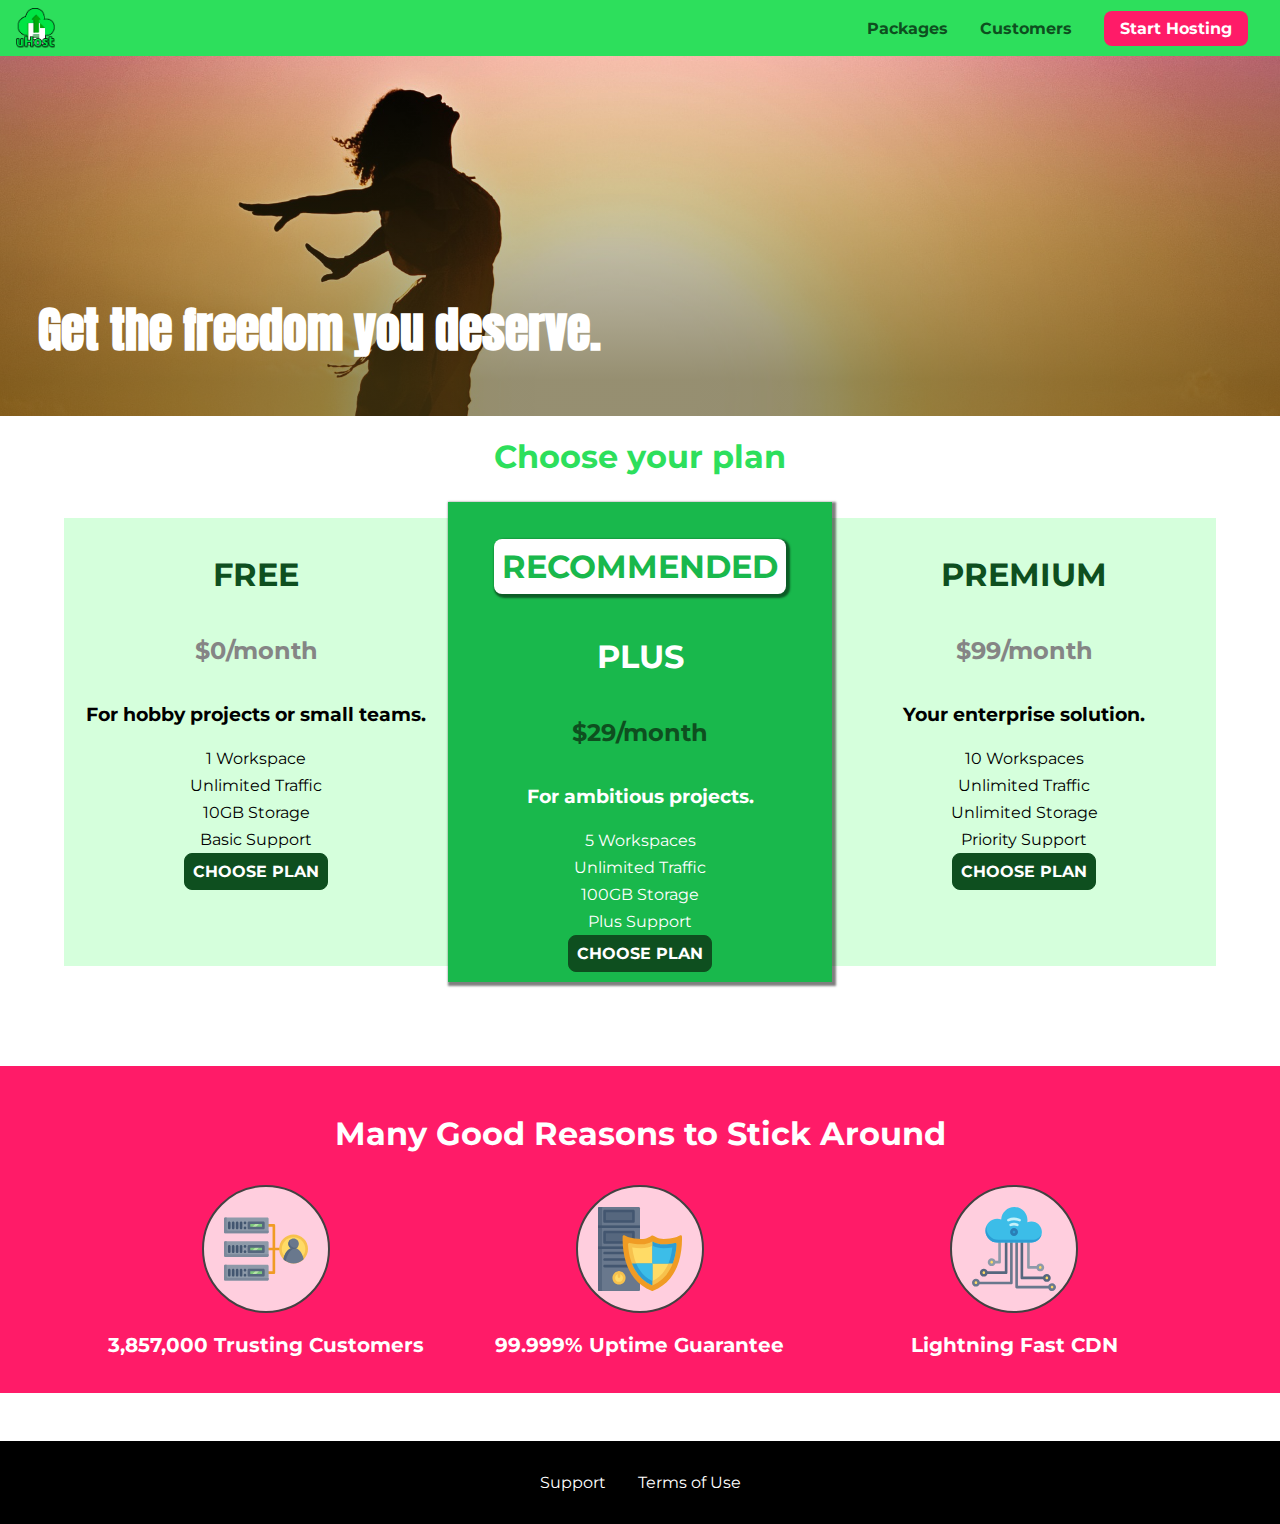
<file: index.html>
<!DOCTYPE html>
<html lang="en">

<head>
    <meta charset="UTF-8" />
    <meta http-equiv="X-UA-Compatible" content="ie=edge" />
    <meta name="viewport" content="width=device-width, initial-scale=1.0">
    <title>uHost</title>
    <link rel="shortcut icon" href="favicon.png" />
    <link rel="stylesheet" href="shared.css" />
    <link rel="stylesheet" href="index.css" />
    <script src='shared.js' async></script>
</head>

<body>
    <div class="backdrop"></div>
    <div class="modal">
        <h1 class="modal__title">Do you want to continue?</h1>
        <div class="modal__actions">
            <a href="start-hosting/index.html" class="modal__action">Yes!</a>
            <button class="modal__action modal__action--negative" type="button">No!</button>
        </div>
    </div>
    <header class='main-header'>
        <div>
            <button class="toggle-button">
                <span class="toggle-button__bar"></span>
                <span class="toggle-button__bar"></span>
                <span class="toggle-button__bar"></span>
            </button>
            <a class='main-header__brand' href="index.html">
                <img src="images/uhost-icon.png" alt="uHost - Your favorite hosting company">
            </a>
        </div>
        <nav class='main-nav'>
            <ul class='main-nav__items'>
                <li class='main-nav__item'>
                    <a href="packages/index.html">Packages</a>
                </li>
                <li class='main-nav__item'>
                    <a href="customers/index.html">Customers</a>
                </li>
                <li class='main-nav__item main-nav__item--cta'>
                    <a href="start-hosting/index.html">Start Hosting</a>
                </li>
            </ul>
        </nav>
    </header>
    <nav class="mobile-nav">
        <ul class="mobile-nav__items">
            <li class="mobile-nav__item">
                <a href="packages/index.html">Packages</a>
            </li>
            <li class="mobile-nav__item">
                <a href="customers/index.html">Customers</a>
            </li>
            <li class="mobile-nav__item mobile-nav__item--cta">
                <a href="start-hosting/index.html">Start Hosting</a>
            </li>
        </ul>
    </nav>
    <main>
        <section id="product-overview">
            <h1>Get the freedom you deserve.</h1>
        </section>
        <section id="plans">
            <h1 class="section-title">Choose your plan</h1>
            <div class="plan__list">
                <article class='plan'>
                    <h1 class="plan__title">FREE</h1>
                    <h2 class="plan__price">$0/month</h2>
                    <h3>For hobby projects or small teams.</h3>
                    <ul class="plan__features">
                        <li class="plan__feature">1 Workspace</li>
                        <li class="plan__feature">Unlimited Traffic</li>
                        <li class="plan__feature">10GB Storage</li>
                        <li class="plan__feature">Basic Support</li>
                    </ul>
                    <div>
                        <button class="button">CHOOSE PLAN</button>
                    </div>
                </article>
                <article class='plan plan--highlighted'>
                    <h1 class='plan__annotation'>RECOMMENDED</h1>
                    <h1 class="plan__title">PLUS</h1>
                    <h2 class="plan__price">$29/month</h2>
                    <h3>For ambitious projects.</h3>
                    <ul class="plan__features">
                        <li class="plan__feature">5 Workspaces</li>
                        <li class="plan__feature">Unlimited Traffic</li>
                        <li class="plan__feature">100GB Storage</li>
                        <li class="plan__feature">Plus Support</li>
                    </ul>
                    <div>
                        <button class="button">CHOOSE PLAN</button>
                    </div>
                </article>
                <article class='plan'>
                    <h1 class="plan__title">PREMIUM</h1>
                    <h2 class="plan__price">$99/month</h2>
                    <h3>Your enterprise solution.</h3>
                    <ul class="plan__features">
                        <li class="plan__feature">10 Workspaces</li>
                        <li class="plan__feature">Unlimited Traffic</li>
                        <li class="plan__feature">Unlimited Storage</li>
                        <li class="plan__feature">Priority Support</li>
                    </ul>
                    <div>
                        <button class="button">CHOOSE PLAN</button>
                    </div>
                </article>
            </div>
        </section>
        <section id="key-features">
            <h1 class="section-title">Many Good Reasons to Stick Around</h1>
            <ul class="key-feature__list">
                <li class="key-feature">
                    <div class="key-feature__image">
                        <svg viewBox="0 0 512 512">
                            <path style="fill:#F09B24;" d="M344,248h-32V112c0-4.418-3.582-8-8-8h-40c-4.418,0-8,3.582-8,8s3.582,8,8,8h32v128h-32  c-4.418,0-8,3.582-8,8s3.582,8,8,8h32v128h-32c-4.418,0-8,3.582-8,8s3.582,8,8,8h40c4.418,0,8-3.582,8-8V264h32c4.418,0,8-3.582,8-8  S348.418,248,344,248z" />
                            <path style="fill:#8E9AA9;" d="M264,64H8c-4.418,0-8,3.582-8,8v80c0,4.418,3.582,8,8,8h256c4.418,0,8-3.582,8-8V72  C272,67.582,268.418,64,264,64z" />
                            <path style="fill:#7C899B;" d="M24,144c-4.418,0-8-3.582-8-8V64H8c-4.418,0-8,3.582-8,8v80c0,4.418,3.582,8,8,8h256  c4.418,0,8-3.582,8-8v-8H24z" />
                            <rect x="152" y="96" style="fill:#B8E3A8;" width="88" height="32" />
                            <g>
                                <polygon style="fill:#7EC97D;" points="152,96 152,128 166,128 198,96  " />
                                <polygon style="fill:#7EC97D;" points="220,96 188,128 240,128 240,96  " />
                            </g>
                            <path style="fill:#56677E;" d="M240,136h-88c-4.418,0-8-3.582-8-8V96c0-4.418,3.582-8,8-8h88c4.418,0,8,3.582,8,8v32  C248,132.418,244.418,136,240,136z M160,120h72v-16h-72V120z" />
                            <g>
                                <path style="fill:#435670;" d="M32,136c-4.418,0-8-3.582-8-8V96c0-4.418,3.582-8,8-8s8,3.582,8,8v32C40,132.418,36.418,136,32,136z   " />
                                <path style="fill:#435670;" d="M56,136c-4.418,0-8-3.582-8-8V96c0-4.418,3.582-8,8-8s8,3.582,8,8v32C64,132.418,60.418,136,56,136z   " />
                                <path style="fill:#435670;" d="M80,136c-4.418,0-8-3.582-8-8V96c0-4.418,3.582-8,8-8s8,3.582,8,8v32C88,132.418,84.418,136,80,136z   " />
                                <path style="fill:#435670;" d="M104,136c-4.418,0-8-3.582-8-8V96c0-4.418,3.582-8,8-8s8,3.582,8,8v32   C112,132.418,108.418,136,104,136z" />
                                <path style="fill:#435670;" d="M128,105c-4.418,0-8-3.582-8-8v-1c0-4.418,3.582-8,8-8s8,3.582,8,8v1   C136,101.418,132.418,105,128,105z" />
                                <path style="fill:#435670;" d="M128,136c-4.418,0-8-3.582-8-8v-1c0-4.418,3.582-8,8-8s8,3.582,8,8v1   C136,132.418,132.418,136,128,136z" />
                            </g>
                            <path style="fill:#8E9AA9;" d="M264,208H8c-4.418,0-8,3.582-8,8v80c0,4.418,3.582,8,8,8h256c4.418,0,8-3.582,8-8v-80  C272,211.582,268.418,208,264,208z" />
                            <path style="fill:#7C899B;" d="M24,288c-4.418,0-8-3.582-8-8v-72H8c-4.418,0-8,3.582-8,8v80c0,4.418,3.582,8,8,8h256  c4.418,0,8-3.582,8-8v-8H24z" />
                            <rect x="152" y="240" style="fill:#B8E3A8;" width="88" height="32" />
                            <g>
                                <polygon style="fill:#7EC97D;" points="152,240 152,272 166,272 198,240  " />
                                <polygon style="fill:#7EC97D;" points="220,240 188,272 240,272 240,240  " />
                            </g>
                            <path style="fill:#56677E;" d="M240,280h-88c-4.418,0-8-3.582-8-8v-32c0-4.418,3.582-8,8-8h88c4.418,0,8,3.582,8,8v32  C248,276.418,244.418,280,240,280z M160,264h72v-16h-72V264z" />
                            <g>
                                <path style="fill:#435670;" d="M32,280c-4.418,0-8-3.582-8-8v-32c0-4.418,3.582-8,8-8s8,3.582,8,8v32C40,276.418,36.418,280,32,280   z" />
                                <path style="fill:#435670;" d="M56,280c-4.418,0-8-3.582-8-8v-32c0-4.418,3.582-8,8-8s8,3.582,8,8v32C64,276.418,60.418,280,56,280   z" />
                                <path style="fill:#435670;" d="M80,280c-4.418,0-8-3.582-8-8v-32c0-4.418,3.582-8,8-8s8,3.582,8,8v32C88,276.418,84.418,280,80,280   z" />
                                <path style="fill:#435670;" d="M104,280c-4.418,0-8-3.582-8-8v-32c0-4.418,3.582-8,8-8s8,3.582,8,8v32   C112,276.418,108.418,280,104,280z" />
                                <path style="fill:#435670;" d="M128,249c-4.418,0-8-3.582-8-8v-1c0-4.418,3.582-8,8-8s8,3.582,8,8v1   C136,245.418,132.418,249,128,249z" />
                                <path style="fill:#435670;" d="M128,280c-4.418,0-8-3.582-8-8v-1c0-4.418,3.582-8,8-8s8,3.582,8,8v1   C136,276.418,132.418,280,128,280z" />
                            </g>
                            <path style="fill:#8E9AA9;" d="M264,352H8c-4.418,0-8,3.582-8,8v80c0,4.418,3.582,8,8,8h256c4.418,0,8-3.582,8-8v-80  C272,355.582,268.418,352,264,352z" />
                            <path style="fill:#7C899B;" d="M24,432c-4.418,0-8-3.582-8-8v-72H8c-4.418,0-8,3.582-8,8v80c0,4.418,3.582,8,8,8h256  c4.418,0,8-3.582,8-8v-8H24z" />
                            <rect x="152" y="384" style="fill:#B8E3A8;" width="88" height="32" />
                            <g>
                                <polygon style="fill:#7EC97D;" points="152,384 152,416 166,416 198,384  " />
                                <polygon style="fill:#7EC97D;" points="220,384 188,416 240,416 240,384  " />
                            </g>
                            <path style="fill:#56677E;" d="M240,424h-88c-4.418,0-8-3.582-8-8v-32c0-4.418,3.582-8,8-8h88c4.418,0,8,3.582,8,8v32  C248,420.418,244.418,424,240,424z M160,408h72v-16h-72V408z" />
                            <g>
                                <path style="fill:#435670;" d="M32,424c-4.418,0-8-3.582-8-8v-32c0-4.418,3.582-8,8-8s8,3.582,8,8v32C40,420.418,36.418,424,32,424   z" />
                                <path style="fill:#435670;" d="M56,424c-4.418,0-8-3.582-8-8v-32c0-4.418,3.582-8,8-8s8,3.582,8,8v32C64,420.418,60.418,424,56,424   z" />
                                <path style="fill:#435670;" d="M80,424c-4.418,0-8-3.582-8-8v-32c0-4.418,3.582-8,8-8s8,3.582,8,8v32C88,420.418,84.418,424,80,424   z" />
                                <path style="fill:#435670;" d="M104,424c-4.418,0-8-3.582-8-8v-32c0-4.418,3.582-8,8-8s8,3.582,8,8v32   C112,420.418,108.418,424,104,424z" />
                                <path style="fill:#435670;" d="M128,393c-4.418,0-8-3.582-8-8v-1c0-4.418,3.582-8,8-8s8,3.582,8,8v1   C136,389.418,132.418,393,128,393z" />
                                <path style="fill:#435670;" d="M128,424c-4.418,0-8-3.582-8-8v-1c0-4.418,3.582-8,8-8s8,3.582,8,8v1   C136,420.418,132.418,424,128,424z" />
                            </g>
                            <path style="fill:#F7C14D;" d="M424,168c-48.523,0-88,39.477-88,88s39.477,88,88,88s88-39.477,88-88S472.523,168,424,168z" />
                            <path style="fill:#FFDB66;" d="M424,184c-39.701,0-72,32.299-72,72s32.299,72,72,72s72-32.299,72-72S463.701,184,424,184z" />
                            <path style="fill:#69788D;" d="M484.893,314.16C476.393,274.588,451.922,248,424,248s-52.393,26.588-60.893,66.16  c-0.605,2.82,0.354,5.749,2.511,7.664C381.731,336.124,402.465,344,424,344s42.269-7.876,58.381-22.176  C484.539,319.909,485.498,316.98,484.893,314.16z" />
                            <path style="fill:#56677E;" d="M434.053,249.171C430.768,248.403,427.411,248,424,248c-27.922,0-52.393,26.588-60.893,66.16  c-0.605,2.82,0.354,5.749,2.511,7.664c3.383,3.002,6.979,5.703,10.734,8.125C384.904,286.243,407.373,255.378,434.053,249.171z" />
                            <path style="fill:#69788D;" d="M424,192c-17.645,0-32,14.355-32,32s14.355,32,32,32s32-14.355,32-32S441.645,192,424,192z" />
                            <path style="fill:#56677E;" d="M432,248c-17.645,0-32-14.355-32-32c0-6.783,2.128-13.076,5.742-18.258  C397.444,203.53,392,213.138,392,224c0,17.645,14.355,32,32,32c10.862,0,20.471-5.444,26.258-13.742  C445.076,245.872,438.783,248,432,248z" />

                        </svg>

                    </div>
                    <p class="key-feature__description">3,857,000 Trusting Customers</p>
                </li>
                <li class="key-feature">
                    <div class="key-feature__image">
                        <svg viewBox="0 0 512 512">
                            <path style="fill:#69788D;" d="M248,0H8C3.582,0,0,3.582,0,8v496c0,4.418,3.582,8,8,8h240c4.418,0,8-3.582,8-8V8  C256,3.582,252.418,0,248,0z" />
                            <path style="fill:#56677E;" d="M24,504V8c0-4.418,3.582-8,8-8H8C3.582,0,0,3.582,0,8v496c0,4.418,3.582,8,8,8h24  C27.582,512,24,508.418,24,504z" />
                            <g>
                                <rect x="0" y="112" style="fill:#435670;" width="256" height="16" />
                                <rect x="0" y="240" style="fill:#435670;" width="256" height="16" />
                            </g>
                            <path style="fill:#F7C14D;" d="M128,392c-22.056,0-40,17.944-40,40s17.944,40,40,40s40-17.944,40-40S150.056,392,128,392z" />
                            <path style="fill:#FFDB66;" d="M128,408c-13.233,0-24,10.767-24,24s10.767,24,24,24s24-10.767,24-24S141.233,408,128,408z" />
                            <path style="fill:#F7C14D;" d="M128,392c-2.739,0-5.414,0.278-8,0.805V424c0,4.418,3.582,8,8,8c4.418,0,8-3.582,8-8v-31.195  C133.414,392.278,130.739,392,128,392z" />
                            <g>
                                <path style="fill:#435670;" d="M216,288H40c-4.418,0-8-3.582-8-8s3.582-8,8-8h176c4.418,0,8,3.582,8,8S220.418,288,216,288z" />
                                <path style="fill:#435670;" d="M216,328H40c-4.418,0-8-3.582-8-8s3.582-8,8-8h176c4.418,0,8,3.582,8,8S220.418,328,216,328z" />
                                <path style="fill:#435670;" d="M216,368H40c-4.418,0-8-3.582-8-8s3.582-8,8-8h176c4.418,0,8,3.582,8,8S220.418,368,216,368z" />
                                <path style="fill:#435670;" d="M216,16H40c-4.418,0-8,3.582-8,8v64c0,4.418,3.582,8,8,8h176c4.418,0,8-3.582,8-8V24   C224,19.582,220.418,16,216,16z" />
                            </g>
                            <rect x="48" y="32" style="fill:#56677E;" width="160" height="48" />
                            <path style="fill:#435670;" d="M216,144H40c-4.418,0-8,3.582-8,8v64c0,4.418,3.582,8,8,8h176c4.418,0,8-3.582,8-8v-64  C224,147.582,220.418,144,216,144z" />
                            <rect x="48" y="160" style="fill:#56677E;" width="160" height="48" />
                            <path style="fill:#F09B24;" d="M511.747,180.237c-0.194-6.537-8.107-10.107-13.135-5.894c-5.6,4.693-42.904,21.282-98.514,21.282  c-33.45,0-64.625-20.999-64.929-21.206c-2.9-1.991-6.764-1.85-9.512,0.346c-2.677,2.135-27.201,20.86-63.793,20.86  c-55.607,0-92.914-16.589-98.515-21.282c-5.028-4.211-12.941-0.645-13.135,5.894c-1.634,54.834,4.655,105.941,18.693,151.903  c12.096,39.604,29.759,74.047,52.497,102.373c27.538,34.304,62.743,59.882,104.66,76.045c3.069,1.918,6.757,1.921,9.83,0  c41.917-16.163,77.122-41.741,104.66-76.045c22.738-28.326,40.401-62.77,52.497-102.373  C507.092,286.179,513.381,235.071,511.747,180.237z" />
                            <path style="fill:#F7C14D;" d="M476.21,221.226c-1.953-1.631-4.568-2.235-7.036-1.628c-21.686,5.327-44.926,8.028-69.075,8.028  c-25.926,0-49.633-8.975-64.955-16.504c-2.307-1.134-5.016-1.091-7.284,0.116c-14.059,7.477-36.919,16.388-65.994,16.388  c-24.153,0-47.394-2.701-69.075-8.028c-5.155-1.268-10.221,2.966-9.894,8.261c2.077,33.693,7.668,65.635,16.616,94.935  c22.774,74.565,66.139,126.334,128.888,153.868c2.032,0.891,4.397,0.891,6.43,0c61.777-27.107,104.716-78.876,127.62-153.868  c8.948-29.3,14.539-61.241,16.616-94.935C479.224,225.319,478.163,222.856,476.21,221.226z" />
                            <path style="fill:#FFDB66;" d="M331.609,451.727c-52.604-25.289-89.304-70.987-109.144-135.944  c-6.532-21.39-11.162-44.336-13.82-68.447c17.133,2.852,34.952,4.291,53.22,4.291c29.394,0,53.376-7.793,69.978-15.561  c17.44,7.736,41.656,15.561,68.256,15.561c18.267,0,36.085-1.439,53.219-4.291c-2.659,24.112-7.288,47.06-13.82,68.448  C419.545,381.108,383.27,426.805,331.609,451.727z" />
                            <g>
                                <path style="fill:#2C9DD4;" d="M479.066,227.858c0.157-2.539-0.903-5.002-2.856-6.633s-4.568-2.235-7.036-1.628   c-21.686,5.327-44.926,8.028-69.075,8.028c-25.926,0-49.633-8.975-64.955-16.504c-1.057-0.52-2.2-0.78-3.345-0.806l-0.072,133.351   h123.601c2.556-6.746,4.933-13.702,7.123-20.874C471.398,293.493,476.989,261.552,479.066,227.858z" />
                                <path style="fill:#2C9DD4;" d="M206.658,343.667c24.153,63.42,65.028,108.108,121.743,132.995c1.031,0.452,2.147,0.673,3.263,0.666   l0.063-133.661H206.658z" />
                            </g>
                            <g>
                                <path style="fill:#3CBDE8;" d="M439.497,315.783c6.532-21.389,11.161-44.336,13.82-68.448c-17.134,2.852-34.952,4.291-53.219,4.291   c-26.6,0-50.815-7.824-68.256-15.561l-0.116,107.601h97.758C433.179,334.807,436.524,325.518,439.497,315.783z" />
                                <path style="fill:#3CBDE8;" d="M232.523,343.667c21.144,50.298,54.363,86.56,99.087,108.06l0.117-108.06H232.523z" />
                            </g>
                        </svg>
                    </div>
                    <p class="key-feature__description">99.999% Uptime Guarantee</p>
                </li>
                <li class="key-feature">
                    <div class="key-feature__image">
                        <svg viewBox="0 0 512 512">
                            <path style="fill:#8E9AA9;" d="M168,200c-4.418,0-8,3.582-8,8v120h-17.376c-3.302-9.311-12.194-16-22.624-16  c-13.234,0-24,10.767-24,24s10.766,24,24,24c10.429,0,19.321-6.689,22.624-16H168c4.418,0,8-3.582,8-8V208  C176,203.582,172.418,200,168,200z" />
                            <path style="fill:#FFDB66;" d="M120,328c-4.411,0-8,3.589-8,8s3.589,8,8,8s8-3.589,8-8S124.411,328,120,328z" />
                            <path style="fill:#56677E;" d="M208,200c-4.418,0-8,3.582-8,8v184H94.624C91.322,382.689,82.43,376,72,376  c-13.234,0-24,10.767-24,24s10.766,24,24,24c10.429,0,19.321-6.689,22.624-16H208c4.418,0,8-3.582,8-8V208  C216,203.582,212.418,200,208,200z" />
                            <path style="fill:#FFDB66;" d="M72,392c-4.411,0-8,3.589-8,8s3.589,8,8,8s8-3.589,8-8S76.411,392,72,392z" />
                            <path style="fill:#69788D;" d="M240,208c-4.418,0-8,3.582-8,8v239H47.24c-2.671-10.34-12.078-18-23.24-18c-13.234,0-24,10.767-24,24  s10.766,24,24,24c9.666,0,18.009-5.747,21.809-14H240c4.418,0,8-3.582,8-8V216C248,211.582,244.418,208,240,208z" />
                            <path style="fill:#FFDB66;" d="M24,453c-4.411,0-8,3.589-8,8s3.589,8,8,8s8-3.589,8-8S28.411,453,24,453z" />
                            <path style="fill:#69788D;" d="M488,464c-10.429,0-19.321,6.689-22.624,16H280V208c0-4.418-3.582-8-8-8s-8,3.582-8,8v280  c0,4.418,3.582,8,8,8h193.376c3.302,9.311,12.194,16,22.624,16c13.234,0,24-10.767,24-24S501.234,464,488,464z" />
                            <path style="fill:#FFDB66;" d="M488,480c-4.411,0-8,3.589-8,8s3.589,8,8,8s8-3.589,8-8S492.411,480,488,480z" />
                            <path style="fill:#56677E;" d="M456,408c-10.429,0-19.321,6.689-22.624,16H312V208c0-4.418-3.582-8-8-8s-8,3.582-8,8v224  c0,4.418,3.582,8,8,8h129.376c3.302,9.311,12.194,16,22.624,16c13.234,0,24-10.767,24-24S469.234,408,456,408z" />
                            <path style="fill:#FFDB66;" d="M456,424c-4.411,0-8,3.589-8,8s3.589,8,8,8s8-3.589,8-8S460.411,424,456,424z" />
                            <path style="fill:#8E9AA9;" d="M416,344c-10.429,0-19.321,6.689-22.624,16H352V208c0-4.418-3.582-8-8-8s-8,3.582-8,8v160  c0,4.418,3.582,8,8,8h49.376c3.302,9.311,12.194,16,22.624,16c13.234,0,24-10.767,24-24S429.234,344,416,344z" />
                            <path style="fill:#FFDB66;" d="M416,360c-4.411,0-8,3.589-8,8s3.589,8,8,8s8-3.589,8-8S420.411,360,416,360z" />
                            <path style="fill:#3CBDE8;" d="M362,88c-8.741,0-17.231,1.751-25.06,5.085C337.646,88.797,338,84.43,338,80  c0-44.112-35.888-80-80-80c-42.823,0-77.895,33.816-79.909,76.149C170.393,73.415,162.244,72,154,72c-39.701,0-72,32.299-72,72  s32.299,72,72,72h208c35.29,0,64-28.71,64-64S397.29,88,362,88z" />
                            <path style="fill:#2C9DD4;" d="M368,200H160c-39.701,0-72-32.299-72-72c0-5.863,0.721-11.559,2.05-17.019  C84.918,120.88,82,132.102,82,144c0,39.701,32.299,72,72,72h208c30.389,0,55.88-21.296,62.379-49.743  C413.565,186.327,392.352,200,368,200z" />
                            <path style="fill:#2A7DB5;" d="M256,128c-13.234,0-24,10.767-24,24s10.766,24,24,24c13.233,0,24-10.767,24-24S269.233,128,256,128z" />
                            <path style="fill:#2C9DD4;" d="M256,144c-4.411,0-8,3.589-8,8s3.589,8,8,8c4.411,0,8-3.589,8-8S260.411,144,256,144z" />
                            <g>
                                <path style="fill:#C5F1FA;" d="M221.755,87.695c-2.994,0-5.864-1.688-7.233-4.572c-1.894-3.991-0.194-8.763,3.798-10.657   C230.157,66.849,242.834,64,256,64c13.166,0,25.844,2.849,37.68,8.466c3.992,1.895,5.692,6.666,3.798,10.657   s-6.666,5.692-10.657,3.798C277.144,82.328,266.774,80,256,80c-10.774,0-21.144,2.328-30.821,6.921   C224.072,87.446,222.904,87.695,221.755,87.695z" />
                                <path style="fill:#C5F1FA;" d="M276.545,116.618c-1.148,0-2.316-0.249-3.424-0.774C267.745,113.293,261.985,112,256,112   c-5.985,0-11.745,1.293-17.121,3.844c-3.991,1.895-8.763,0.192-10.657-3.798c-1.894-3.992-0.193-8.764,3.798-10.657   C239.557,97.813,247.625,96,256,96c8.376,0,16.444,1.813,23.98,5.389c3.991,1.894,5.692,6.665,3.798,10.657   C282.41,114.93,279.539,116.618,276.545,116.618z" />
                            </g>

                        </svg>
                    </div>
                    <p class="key-feature__description">Lightning Fast CDN</p>
                </li>
            </ul>
        </section>
    </main>
    <footer class="main-footer">
        <nav>
            <ul class="main-footer__links">
                <li class="main-footer__link">
                    <a href="">Support</a>
                </li>
                <li class="main-footer__link">
                    <a href="">Terms of Use</a>
                </li>
            </ul>
        </nav>
    </footer>
</body>

</html>
</file>
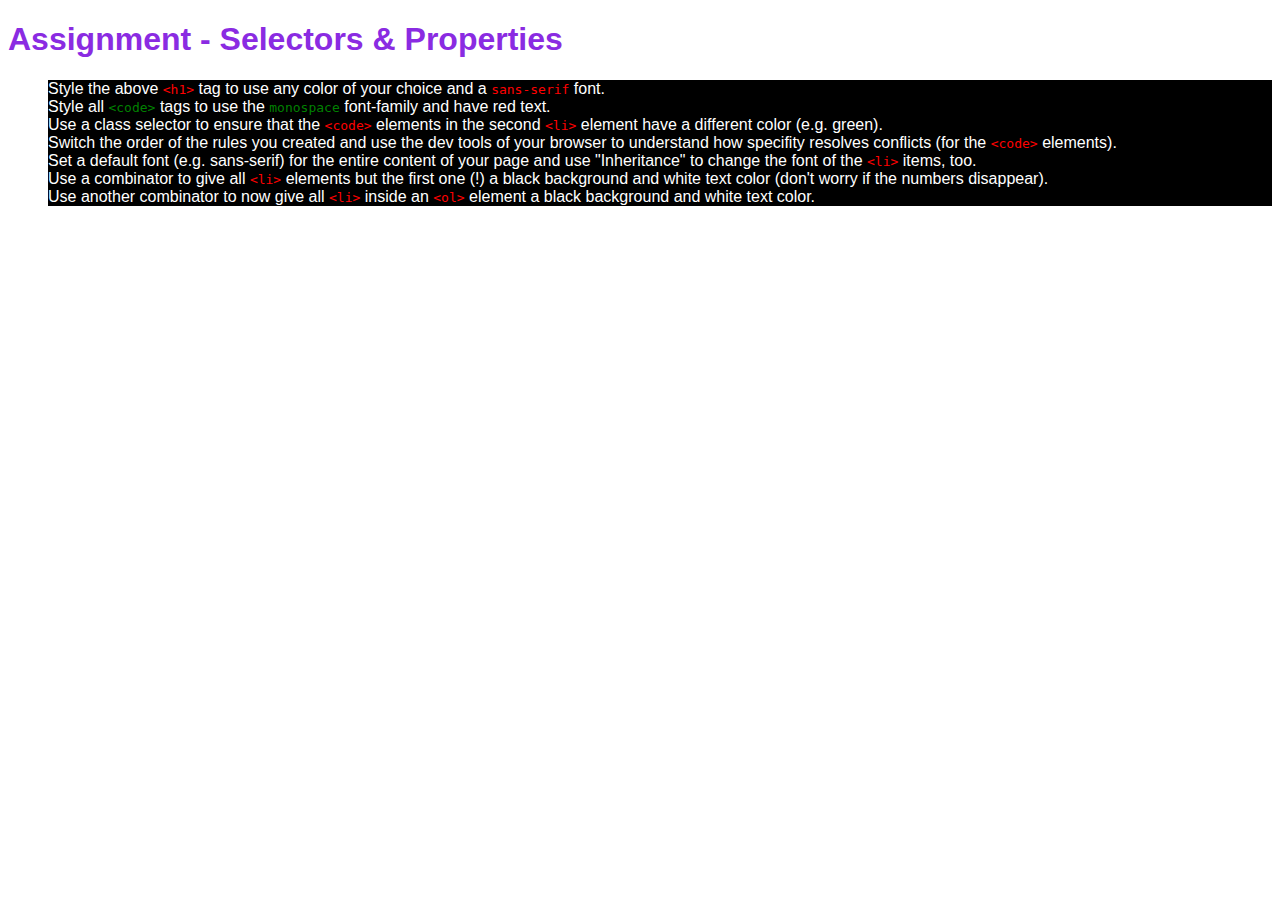
<file: 1_assignment/index.html>
<!DOCTYPE html>
<html lang="en">

<head>
    <meta charset="UTF-8">
    <meta name="viewport" content="width=device-width, initial-scale=1.0">
    <meta http-equiv="X-UA-Compatible" content="ie=edge">
    <title>CSS Course</title>
    <link rel="stylesheet" href="main.css">
</head>

<body>
    <h1 id="assignment-instructions">Assignment - Selectors &amp; Properties</h1>
    <ol>
        <li>Style the above <code>&lt;h1&gt;</code> tag to use any color of your choice and a
            <code>sans-serif</code>
            font.</li>
        <li>Style all <code class='special-code'>&lt;code&gt;</code> tags to use the <code class='special-code'>monospace</code>
            font-family and have red text.</li>
        <li>Use a class selector to ensure that the <code>&lt;code&gt;</code> elements in the second <code>&lt;li&gt;</code>
            element have a different color (e.g. green).</li>
        <li>Switch the order of the rules you created and use the dev tools of your browser to understand how specifity
            resolves conflicts (for the <code>&lt;code&gt;</code> elements).</li>
        <li>Set a default font (e.g. sans-serif) for the entire content of your page and use "Inheritance" to change
            the font of the <code>&lt;li&gt;</code> items, too.</li>
        <li>Use a combinator to give all <code>&lt;li&gt;</code> elements but the first one (!) a black background and
            white text color (don't worry if the numbers disappear).</li>
        <li>Use another combinator to now give all <code>&lt;li&gt;</code> inside an <code>&lt;ol&gt;</code> element a
            black background and white text color.</li>
    </ol>
</body>

</html>
</file>
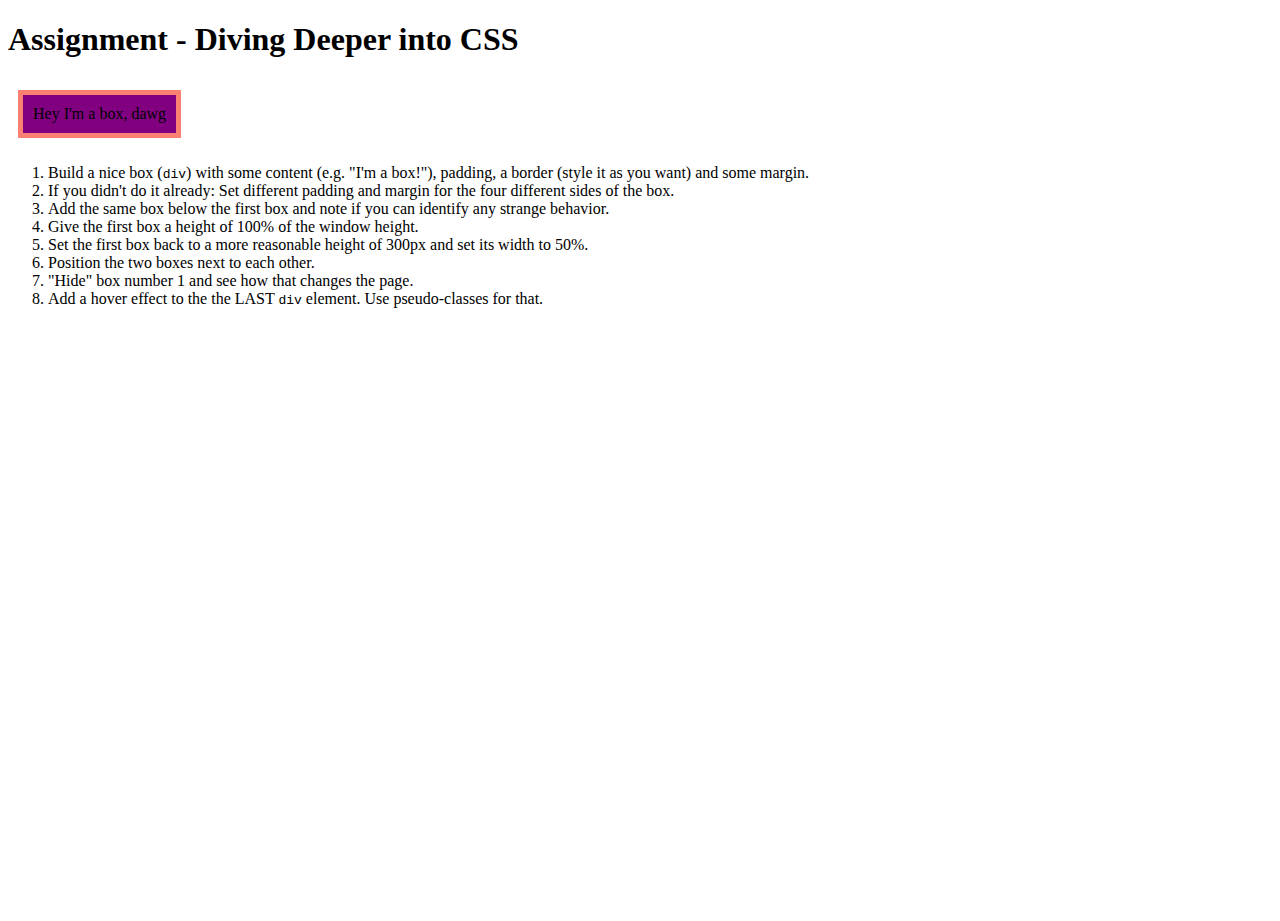
<file: 2_assignment/index.html>
<!DOCTYPE html>
<html lang="en">

<head>
    <meta charset="UTF-8">
    <meta name="viewport" content="width=device-width, initial-scale=1.0">
    <meta http-equiv="X-UA-Compatible" content="ie=edge">
    <title>CSS Course</title>
    <link rel="stylesheet" href="main.css">
</head>

<body>
    <h1>Assignment - Diving Deeper into CSS</h1>
    <div class='boxy-box-1'>Hey I'm a box, dawg</div>
    <div class='boxy-box-2'>Hey I'm a box, dawg</div>
    <ol>
        <li>Build a nice box (<code>div</code>) with some content (e.g. "I'm a box!"), padding, a border (style it as
            you want) and some margin.</li>
        <li>If you didn't do it already: Set different padding and margin for the four different sides of the box.</li>
        <li>Add the same box below the first box and note if you can identify any strange behavior.</li>
        <li>Give the first box a height of 100% of the window height.</li>
        <li>Set the first box back to a more reasonable height of 300px and set its width to 50%.</li>
        <li>Position the two boxes next to each other.</li>
        <li>"Hide" box number 1 and see how that changes the page.</li>
        <li>Add a hover effect to the the LAST <code>div</code> element. Use pseudo-classes for that.</li>
    </ol>
</body>

</html>
</file>
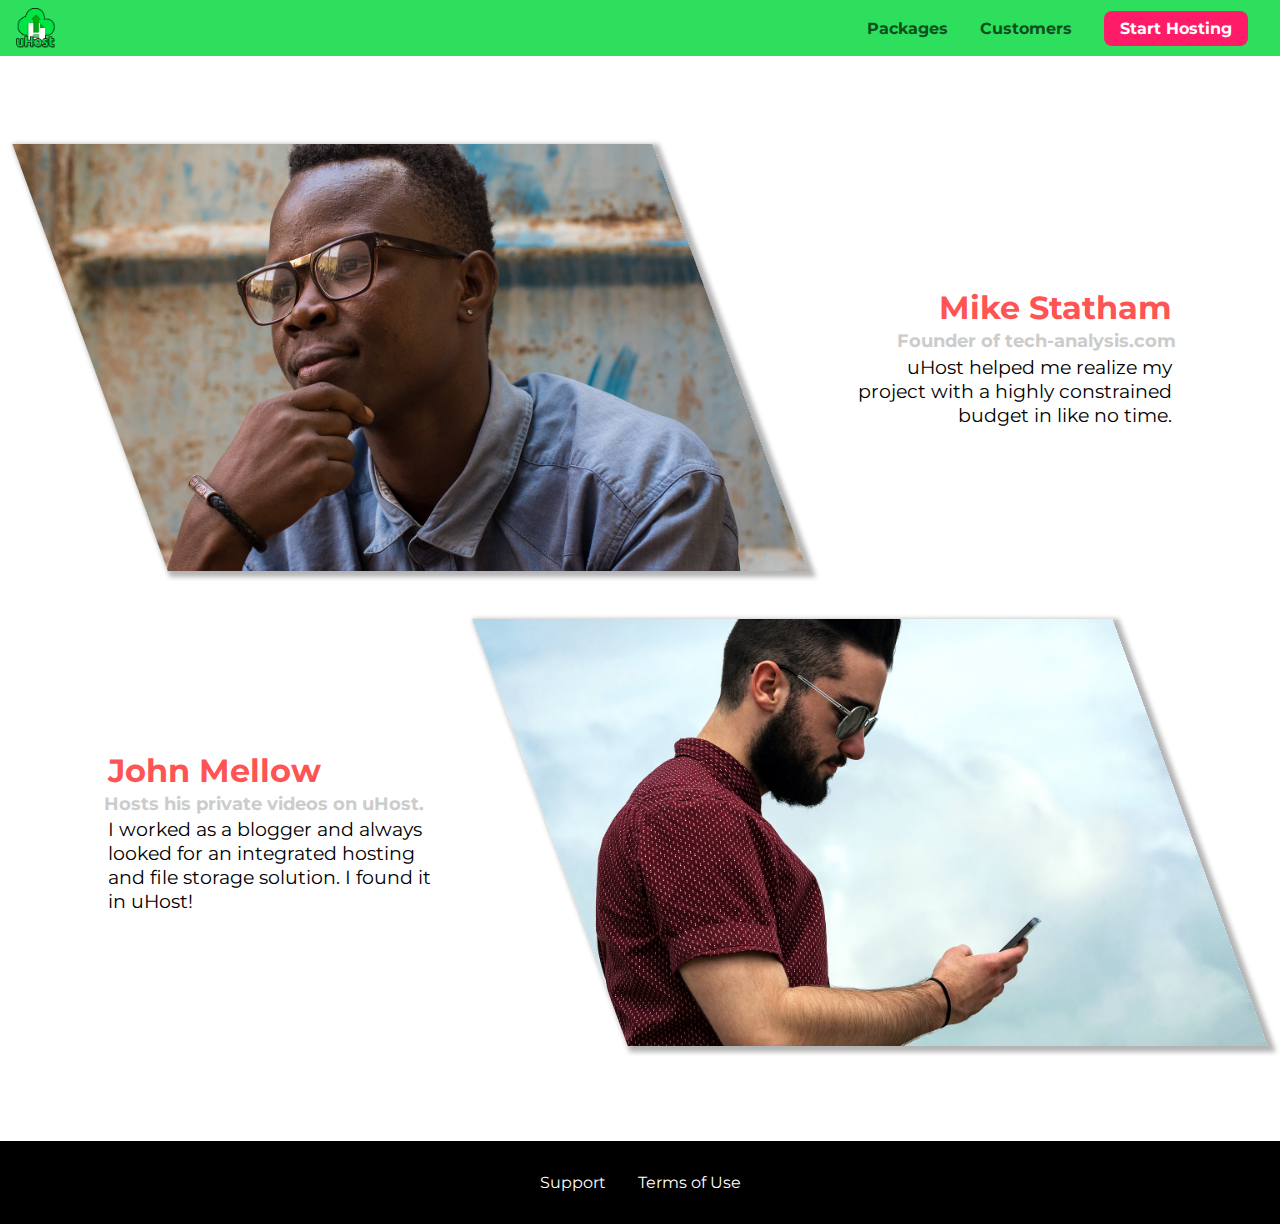
<file: customers/index.html>
<!DOCTYPE html>
<html lang="en">

<head>
    <meta charset="UTF-8">
    <meta name="viewport" content="width=device-width, initial-scale=1.0">
    <meta http-equiv="X-UA-Compatible" content="ie=edge">
    <title>uHost Customers</title>
    <link rel="shortcut icon" href="../favicon.png">
    <link href="https://fonts.googleapis.com/css?family=Anton|Montserrat:400,700" rel="stylesheet">
    <link rel="stylesheet" href="../shared.css">
    <link rel="stylesheet" href="customers.css">
    <script src='../shared.js' async></script>
</head>

<body>
    <div class="backdrop"></div>
    <header class='main-header'>
        <div>
            <button class="toggle-button">
                <span class="toggle-button__bar"></span>
                <span class="toggle-button__bar"></span>
                <span class="toggle-button__bar"></span>
            </button>
            <a class='main-header__brand' href="../index.html">
                <img src="../images/uhost-icon.png" alt="uHost - Your favorite hosting company">
            </a>
        </div>
        <nav class='main-nav'>
            <ul class='main-nav__items'>
                <li class='main-nav__item'>
                    <a href="../packages/index.html">Packages</a>
                </li>
                <li class='main-nav__item'>
                    <a href="index.html">Customers</a>
                </li>
                <li class='main-nav__item main-nav__item--cta'>
                    <a href="../start-hosting/index.html">Start Hosting</a>
                </li>
            </ul>
        </nav>
    </header>
    <nav class="mobile-nav">
        <ul class="mobile-nav__items">
            <li class="mobile-nav__item">
                <a href="../packages/index.html">Packages</a>
            </li>
            <li class="mobile-nav__item">
                <a href="customers/index.html">Customers</a>
            </li>
            <li class="mobile-nav__item mobile-nav__item--cta">
                <a href="../start-hosting/index.html">Start Hosting</a>
            </li>
        </ul>
    </nav>
    <main>
        <div>
            <div class="testimonial" id="customer-1">
                <div class="testimonial__image-container">
                    <img src="../images/customer-1.jpg" alt="Mike Statham - Customer" class="testimonial__image">
                </div>
                <div class="testimonial__info">
                    <h1 class="testimonial__name">Mike Statham</h1>
                    <h2 class="testimonial__subtitle">Founder of
                        <a href="tech-analysis.com">tech-analysis.com</a>
                    </h2>
                    <p class="testimonial__text">uHost helped me realize my project with a highly constrained budget in
                        like no time.</p>
                </div>
            </div>
            <div class="testimonial" id="customer-2">

                <div class="testimonial__info">
                    <h1 class="testimonial__name">John Mellow</h1>
                    <h2 class="testimonial__subtitle">Hosts his private videos on uHost.
                    </h2>
                    <p class="testimonial__text">I worked as a blogger and always looked for an integrated hosting and
                        file storage solution. I found
                        it in uHost!
                    </p>
                </div>
                <div class="testimonial__image-container">
                    <img src="../images/customer-2.jpg" alt="John Mellow - Customer" class="testimonial__image">
                </div>
            </div>
        </div>
    </main>
    <footer class="main-footer">
        <nav>
            <ul class="main-footer__links">
                <li class="main-footer__link">
                    <a href="#">Support</a>
                </li>
                <li class="main-footer__link">
                    <a href="#">Terms of Use</a>
                </li>
            </ul>
        </nav>
    </footer>
</body>

</html>
</file>
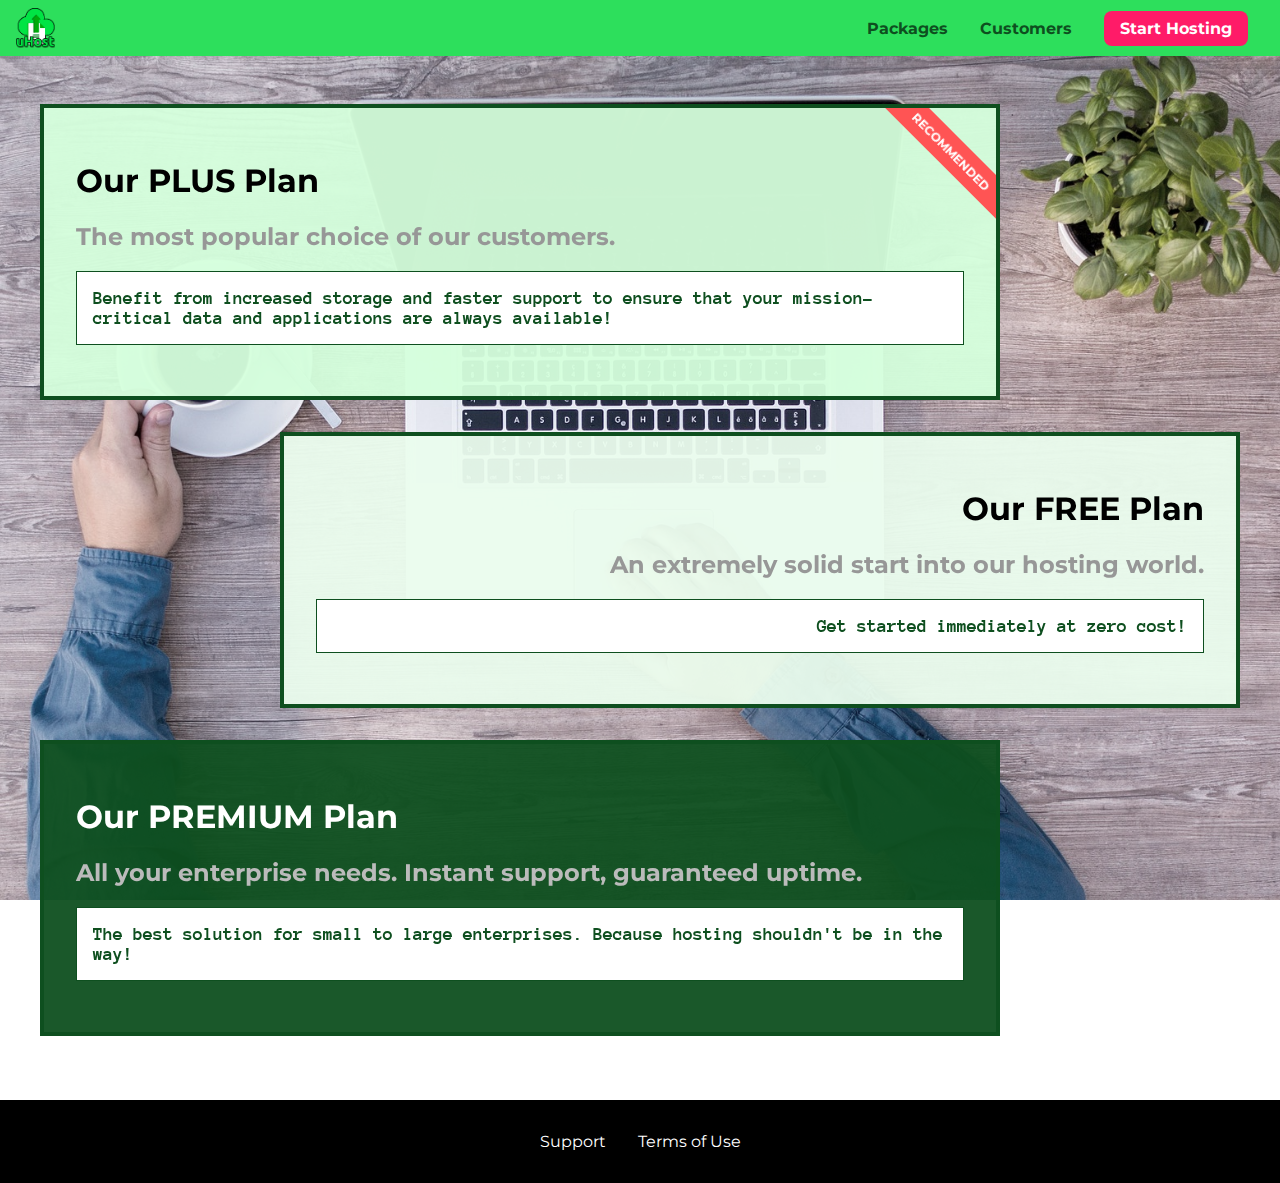
<file: packages/index.html>
<!DOCTYPE html>
<html lang="en">

<head>
    <meta charset="UTF-8" />
    <meta http-equiv="X-UA-Compatible" content="ie=edge" />
    <meta name="viewport" content="width=device-width, initial-scale=1.0">
    <title>uHost</title>
    <link rel="shortcut icon" href="../favicon.png" />
    <link rel="stylesheet" href="../shared.css" />
    <link rel="stylesheet" href="packages.css" />
    <script src='../shared.js' async></script>
</head>

<body>
    <div class="backdrop"></div>
    <div class="background"></div>
    <header class='main-header'>
        <div>
            <button class="toggle-button">
                <span class="toggle-button__bar"></span>
                <span class="toggle-button__bar"></span>
                <span class="toggle-button__bar"></span>
            </button>
            <a class='main-header__brand' href="../index.html">
                <img src="../images/uhost-icon.png" alt="uHost - Your favorite hosting company">
            </a>
        </div>
        <nav class='main-nav'>
            <ul class='main-nav__items'>
                <li class='main-nav__item'>
                    <a href="index.html">Packages</a>
                </li>
                <li class='main-nav__item'>
                    <a href="../customers/index.html">Customers</a>
                </li>
                <li class='main-nav__item main-nav__item--cta'>
                    <a href="../start-hosting/index.html">Start Hosting</a>
                </li>
            </ul>
        </nav>
    </header>
    <nav class="mobile-nav">
        <ul class="mobile-nav__items">
            <li class="mobile-nav__item">
                <a href="packages/index.html">Packages</a>
            </li>
            <li class="mobile-nav__item">
                <a href="../customers/index.html">Customers</a>
            </li>
            <li class="mobile-nav__item mobile-nav__item--cta">
                <a href="../start-hosting/index.html">Start Hosting</a>
            </li>
        </ul>
    </nav>
    <main>
        <section class="package" id="plus">
            <a href="#">
                <h1 class="package__title">Our PLUS Plan</h1>
                <h2 class="package__badge">RECOMMENDED</h2>
                <h2 class="package__annotation">The most popular choice of our customers.</h2>
                <p class="package__description">Benefit from increased storage and faster support to ensure that your
                    mission-critical data and applications are always available!</p>
            </a>
        </section>
        <section class="package" id="free">
            <a href="#">
                <h1 class="package__title">Our FREE Plan</h1>
                <h2 class="package__annotation">An extremely solid start into our hosting world.</h2>
                <p class="package__description">Get started immediately at zero cost!</p>
            </a>
        </section>
        <div class="clearfix"></div>
        <section class="package" id="premium">
            <a href="#">
                <h1 class="package__title">Our PREMIUM Plan</h1>
                <h2 class="package__annotation">All your enterprise needs. Instant support, guaranteed uptime. </h2>
                <p class="package__description">The best solution for small to large enterprises. Because hosting
                    shouldn't be in the way!</p>
            </a>
        </section>
    </main>
    <footer class="main-footer">
        <nav>
            <ul class="main-footer__links">
                <li class="main-footer__link">
                    <a href="">Support</a>
                </li>
                <li class="main-footer__link">
                    <a href="">Terms of Use</a>
                </li>
            </ul>
        </nav>
    </footer>
</body>

</html>
</file>
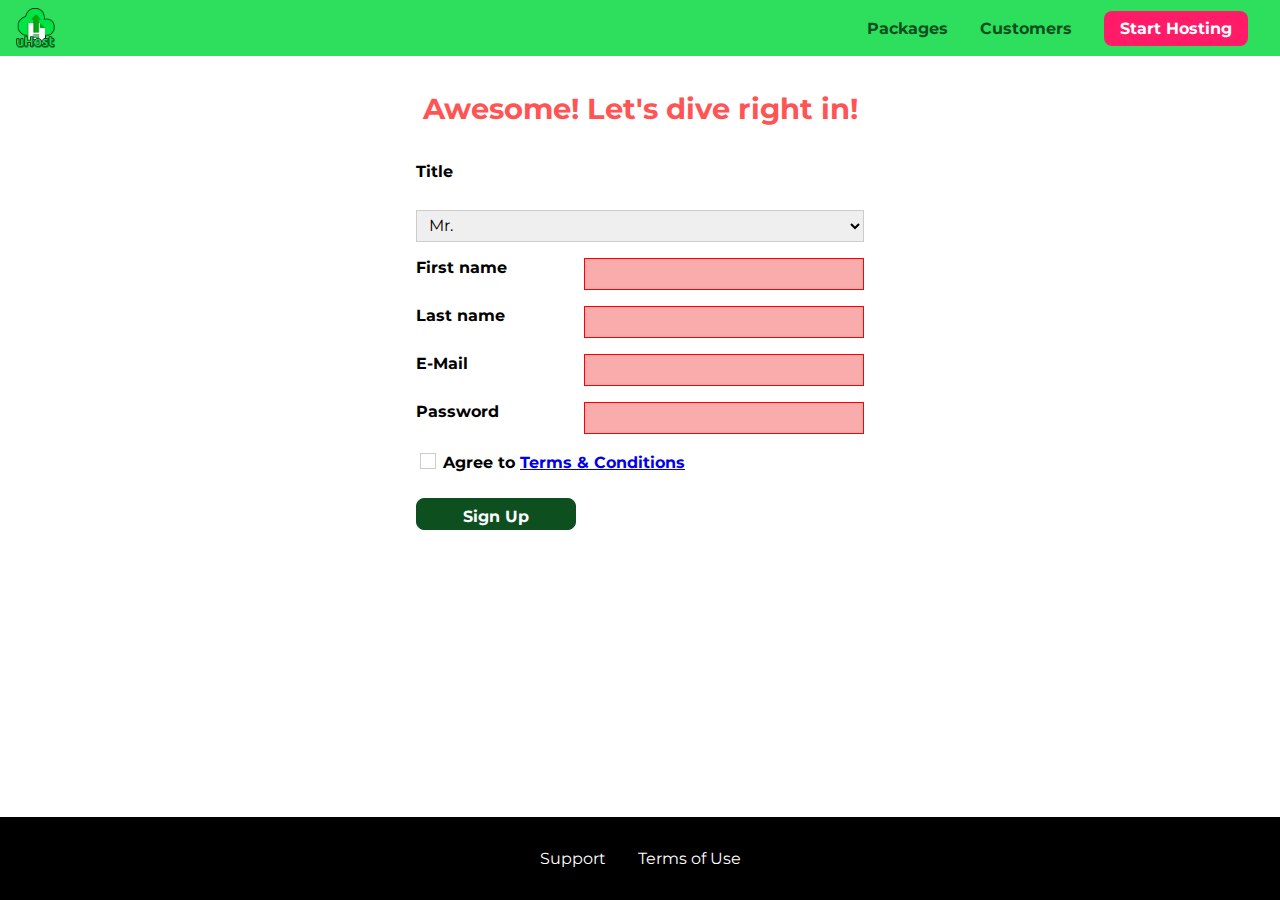
<file: start-hosting/index.html>
<!DOCTYPE html>
<html lang="en">

<head>
    <meta charset="UTF-8">
    <meta name="viewport" content="width=device-width, initial-scale=1.0">
    <meta http-equiv="X-UA-Compatible" content="ie=edge">
    <title>uHost Signup</title>
    <link rel="shortcut icon" href="../favicon.png">
    <link rel="stylesheet" href="../shared.css">
    <link rel="stylesheet" href="start-hosting.css">
</head>

<body>
    <div class="backdrop"></div>
    <header class="main-header">
        <div>
            <button class="toggle-button">
                <span class="toggle-button__bar"></span>
                <span class="toggle-button__bar"></span>
                <span class="toggle-button__bar"></span>
            </button>
            <a href="../index.html" class="main-header__brand">
                <img src="../images/uhost-icon.png" alt="uHost - Your favorite hosting company">
            </a>
        </div>
        <nav class="main-nav">
            <ul class="main-nav__items">
                <li class="main-nav__item">
                    <a href="../packages/index.html">Packages</a>
                </li>
                <li class="main-nav__item">
                    <a href="../customers/index.html">Customers</a>
                </li>
                <li class="main-nav__item main-nav__item--cta">
                    <a href="index.html">Start Hosting</a>
                </li>
            </ul>
        </nav>
    </header>
    <nav class="mobile-nav">
        <ul class="mobile-nav__items">
            <li class="mobile-nav__item">
                <a href="../packages/index.html">Packages</a>
            </li>
            <li class="mobile-nav__item">
                <a href="../customers/index.html">Customers</a>
            </li>
            <li class="mobile-nav__item mobile-nav__item--cta">
                <a href="index.html">Start Hosting</a>
            </li>
        </ul>
    </nav>
    <main class="signup-page">
        <h1 class="signup-title">Awesome! Let's dive right in!</h1>
        <form action="index.html" class="signup-form">
            <label for="title">Title</label>
            <select id="title">
                <option value="mr">Mr.</option>
                <option value="ms">Ms.</option>
            </select>
            <label for="first-name">First name</label>
            <input type="text" id="first-name" required>
            <label for="last-name">Last name</label>
            <input type="text" id="last-name" required>
            <label for="email">E-Mail</label>
            <input type="email" id="email" required>
            <label for="password">Password</label>
            <input type="password" id="password" required>
            <div class="signup-form__checkbox">
                <input type="checkbox" id="agree-terms">
                <label for="agree-terms">Agree to
                    <a href="#">Terms &amp; Conditions</a>
                </label>
            </div>
            <button type="submit" class="button">Sign Up</button>
        </form>
    </main>
    <footer class="main-footer">
        <nav>
            <ul class="main-footer__links">
                <li class="main-footer__link">
                    <a href="">Support</a>
                </li>
                <li class="main-footer__link">
                    <a href="">Terms of Use</a>
                </li>
            </ul>
        </nav>
    </footer>
    <script src="../shared.js"></script>
</body>

</html>
</file>
<file: shared.css>
@import url('https://fonts.googleapis.com/css?family=Roboto:100,400,900');
@import url('https://fonts.googleapis.com/css?family=Anton');
@import url('https://fonts.googleapis.com/css?family=Montserrat:400,700');

* {
    /* Very useful and common attribute */
    /* Makes the height and width that you set include padding and border sizes as well */
    box-sizing: border-box;
}

html {
    height: 100%;
}

body {
    font-family: 'Montserrat', sans-serif;
    margin: 0;
    display: grid;
    grid-template-rows: 3.5rem auto fit-content(8rem);  /* fit-content defines the minimum space it needs, but will still allow the section to grow to fit content */
    grid-template-areas: "header"
                         "main"
                         "footer";
    /* padding-top: 3.5rem; */
    height: 100%;
}

main {
    /* grid-row: 2 / 3; */
    grid-area: main;
}

.backdrop {
    position: fixed;
    display: none;
    opacity: 0;
    z-index: 100;
    width: 100vw;
    height: 100vh;
    top: 0;
    left: 0;
    background: rgba(0,0,0,0.5);
    transition: opacity 0.2s linear;
}

.main-header {
    position: fixed;
    top: 0;
    left: 0;
    width: 100%;
    background: #2ddf5c;
    padding: .5rem 1rem;
    z-index: 100;
    display: flex;
    align-items: center;
    justify-content: space-between;
}

.toggle-button {
    width: 3rem;
    background: transparent;
    border: none;
    cursor: pointer;
    padding-top: 0;
    padding-bottom: 0;
    vertical-align: middle;
}
  
.toggle-button:focus {
    outline: none;
}
  
.toggle-button__bar {
    width: 100%;
    height: 0.2rem;
    background: black;
    display: block;
    margin: 0.6rem 0;
}
  

.main-header__brand {
    color: #0e4f1f;
    text-decoration: none;
    font-weight: bold;
    width: 1.25rem;
}

.main-header__brand img {
    height: 2.5rem;
    padding-left: 3rem;
    vertical-align: middle;
}

.main-nav {
    display: none;
}

.main-nav__items {
    margin: 0;
    padding: 0;
    list-style: none;
    display: flex;
}

@media (min-width: 40rem) {
    .toggle-button {
        display: none;
    }

    .main-header__brand img {
        padding-left: 0;
    }

    .main-nav {
        display: flex;
    }
}

.main-nav__item {
    margin: 0 1rem;
}

.main-nav__item > a,
.mobile-nav__item > a {
    text-decoration: none;
    color: #0e4f1f;
    font-weight: bold;
    padding: 3px 0;
}

.main-nav__item > a:hover,
.main-nav__item > a:active {
    color: white;
    border-bottom: 5px solid white;
}

.main-nav__item--cta {
    animation: wiggle 400ms 2s 8;
}

.main-nav__item--cta > a,
.mobile-nav__item--cta > a {
    color: white;
    background: #ff1b68;
    padding: .5rem 1rem;
    border-radius: 8px;
}

.main-nav__item--cta > a:hover,
.main-nav__item--cta > a:active,
.mobile-nav__item--cta > a:hover,
.mobile-nav__item--cta > a:active {
    color: #ff1b68;
    background: white;
    border: none;
}

.main-footer {
    background: black;
    padding: 2rem;
    margin-top: 3rem;
    /* grid-row: 3 / 4; */
    grid-area: footer
}

.main-footer__links {
    list-style: none;
    margin: 0;
    padding: 0;
    display: flex;
    flex-direction: column;
    align-items: center;
}

.main-footer__link {
    margin: 0.5rem 0;
}

@media (min-width: 40rem) {
    .main-footer__link {
        margin: 0 1rem;
    }

    .main-footer__links {
        flex-direction: row;
        justify-content: center;
    }
}

.main-footer__link > a {
    color: white;
    text-decoration: none;
}

.main-footer__link > a:hover,
.main-footer__link > a:active {
    color: #ccc;
}

.mobile-nav {
    position: fixed;
    z-index: 101;
    top: 0;
    left: 0;
    background: white;
    width: 80%;
    height: 100vh;
    transform: translateX(-100%);
    transition: transform 0.2s cubic-bezier(0.55, 0.055, 0.675, 0.19);
  }
  
.mobile-nav__items {
    width: 90%;
    height: 100%;
    margin: 0 auto;
    padding: 0;
    list-style: none;
    display: flex;
    flex-direction: column;
    align-items: center;
    justify-content: center;
}
  
.mobile-nav__item {
    margin: 1rem 0;
}
  
.mobile-nav__item a {
    font-size: 1.5rem;
}

.button {
    background: #0e4f1f;
    color: white;
    font: inherit;
    border: 1.5px solid #0e4f1f;
    padding: .5rem;
    border-radius: .5rem;
    font-weight: bold;
    cursor: pointer;
}

.button:hover,
.button:active {
    background: white;
    color: #0e4f1f;
}

.button:focus {
    outline: none;
}

.button[disabled] {
    cursor: not-allowed;
    border: #a1a1a1;
    background: #ccc;
    color: #a1a1a1;
}

.open {
    display: block !important;
    opacity: 1 !important;
    transform: translateY(0) !important;
}

@keyframes wiggle {
    0% {
        transform: rotateZ(0);
    }

    50% {
        transform: rotate(-10deg);
    }

    100% {
        transform: rotateZ(10deg);
    }
}
</file>
<file: index.css>
#product-overview {
    background: linear-gradient(to top, rgba(80, 68, 18, 0.6) 10%, transparent), 
        url('images/freedom.jpg') center/cover no-repeat border-box, 
        #ff1b68;
    /* background-image: linear-gradient(180deg, red 70%, blue, rgba(0,0,0,0.5)); */
    /* background-image: radial-gradient(circle 20px at 20% 50%, red, blue, green); */
    width: 100vw;
    height: 33vh;
    /* margin-top: 2.55rem; */
    position: relative;
}

#product-overview h1 {
    color: white;
    font-family: 'Anton', sans-serif;
    position: absolute;
    bottom: 5%;
    left: 3%;
    font-size: 1.6rem;
}

@media (min-width: 40rem) and (min-height: 40rem) {
    #product-overview {
        height: 40vh;
        background-position: 50% 25%;
    }
    
    #product-overview h1 {
        font-size: 3rem;
    }
}

.section-title {
    color: #2ddf5c;
    text-align: center;

    /* inherit will take the Montserrat font defined in the body rule since this class is used inside of the body */
    /* perhaps better though is using the combinator, seen above, which says only apply the Anton font to that one header */
    /* font-family: inherit; */
}

.plan {
    background-color: #d5ffdc;
    padding: 1rem;
    margin: 0.25rem 0;
    width: 100%;
    display: flex;
    flex-direction: column;
    align-items: center;
}

.plan__list {
    display: flex;
    flex-direction: column;
}

.plan--highlighted {
    background-color: #19b84c;
    color: white;
}

@media (min-width: 40rem) {
    .plan__list {
        width: 100%;
        flex-direction: row;
        justify-content: center;
        align-items: center;
    }

    .plan {
        width: 30%;
        height: 28rem;
        min-width: 13rem;
        max-width: 25rem;
    }

    .plan--highlighted {
        box-shadow: 2px 2px 2px 2px rgba(0, 0, 0, 0.5);
        height: 30rem;
        z-index: 50;
    }
}

.plan__annotation {
    background-color: white;
    color: #19b84c;
    padding: .5rem;
    border-radius: 8px;
    box-shadow: 2px 2px 2px 2px rgba(0, 0, 0, 0.5);
}

.plan__title {
    color: #0e4f1f;
}

.plan__price {
    color: #858585;
}

.plan--highlighted .plan__title {
    color: white;
}

.plan--highlighted .plan__price {
    color: #0e4f1f;
}

.plan__features {
    list-style: none;
    margin: 0;
    padding: 0;
    display: flex;
    flex-direction: column;
    align-items: center;
}

.plan__feature {
    margin: .25rem 0;
}

#key-features {
    background: #ff1b68;
    margin-top: 5rem;
    padding: 1rem;
}

#key-features > .section-title {
    color: white;
    margin: 2rem;
}

.key-feature__list {
    list-style: none;
    margin: 0;
    padding: 0;
}

.key-feature {
    color: white;
    font-weight: bold;
}

@media (min-width: 40rem) {
    .key-feature__list {
        display: flex;
        justify-content: center;
    }

    .key-feature {
        width: 30%;
        max-width: 25rem;
    }
}

.key-feature__image {
    background: #ffcede;
    width: 8rem;
    height: 8rem;
    border: 2px solid #424242;
    border-radius: 50%;
    margin: auto;
    padding: 1.25rem;
}

.key-feature__description {
    text-align: center;
    font-weight: bold;
    color: white;
    font-size: 1.25rem;
}

.modal {
    position: fixed;
    opacity: 0;
    transform: translateY(-3rem);
    transition: opacity 200ms ease-out, transform 500ms cubic-bezier(0.55, 0.055, 0.675, 0.19);
    z-index: 200;
    top: 20%;
    left: 30%;
    width: 40%;
    background: white;
    padding: 1rem;
    border: 1px solid #ccc;
    box-shadow: 1px 1px 1px rgba(0, 0, 0, 0.5);
  }
  
  .modal__title {
    text-align: center;
    margin: 0 0 1rem 0;
  }
  
  .modal__actions {
    text-align: center;
  }
  
  .modal__action {
    border: 1px solid #0e4f1f;
    background: #0e4f1f;
    text-decoration: none;
    color: white;
    font: inherit;
    padding: 0.5rem 1rem;
    cursor: pointer;
  }
  
  .modal__action:hover,
  .modal__action:active {
    background: #2ddf5c;
    border-color: #2ddf5c;
  }
  
  .modal__action--negative {
    background: red;
    border-color: red;
  }
  
  .modal__action--negative:hover,
  .modal__action--negative:active {
    background: #ff5454;
    border-color: #ff5454;
  }
</file>
<file: 1_assignment/main.css>
body {
    font-family: sans-serif;
}

#assignment-instructions {
    color: blueviolet;
}

code {
    font-family: monospace;
    color: red;
}

.special-code {
    color: green;
}

li + li {
    background-color: black;
    color: white;
}

ol > li {
    background-color: black;
    color: white;
}
</file>
<file: 2_assignment/main.css>
html, body {
    height: 100%;
}

.boxy-box-1 {
    background: purple;
    border: 5px solid salmon;
    padding: 10px;
    margin: 10px;
    height: 300px;
    width: 50%;
    display: none;
}

.boxy-box-2 {
    background: purple;
    border: 5px solid salmon;
    padding: 10px;
    margin: 10px;
    display: inline-block;
}

div:last-of-type:hover {
    background: burlywood;
}
</file>
<file: customers/customers.css>
main {
    padding-top: 2.5rem;
}

.testimonial {
    font-size: 1.2rem;
}

/* .testimonial__list {
    width: 80%;
    margin: auto;
} */

.testimonial__image-container {
    box-shadow: 3px 3px 5px 3px rgba(0,0,0,0.3);
    max-width: 40rem;
    width: 60%;
    transform: skew(20deg);
    overflow: hidden;
}

#customer-1:hover .testimonial__image-container {
    animation: flip-customer 1s ease-out forwards;
}

.testimonial__image {
    width: 100%;
    vertical-align: top;
    transform: skew(-20deg) scale(1.25);
}

.testimonial__info {
    text-align: right;
    padding: 0.9rem;
}

@media (min-width: 40rem) {
    .testimonial {
        margin: 3rem auto;
        max-width: 1200px;
        display: flex;
        align-items: center;
        justify-content: space-around;
    }

    .testimonial__image-container {
        width: 66%;
    }

    .testimonial__info {
        width: 30%;
    }
}

#customer-2.testimonial {
    text-align: right;
}

#customer-2 .testimonial__info {
    text-align: left;
}

.testimonial__name {
    font-size: 2rem;
    margin: 0.2rem;
    color: #ff5454;
}

.testimonial__subtitle {
    margin: 0;
    font-size: 1.1rem;
    color: #ccc;
}

.testimonial__subtitle a {
    color: inherit;
    text-decoration: none;
}

.testimonial__subtitle a:hover,
.testimonial__subtitle a:active {
    color: #7a7a7a;
}

.testimonial__text {
    margin: 0.2rem;
}

@keyframes flip-customer {
    0% {
        transform: rotateY(0) skew(20deg);
    }

    50% {
        transform: rotateY(160deg) skew(20deg);
    }

    100% {
        transform: rotateY(360deg) skew(20deg);
    }
}
</file>
<file: packages/packages.css>
@font-face {
    font-family: 'AnonymousPro';
    src: url('anonymousPro-Regular.woff2') format('woff2'),
         url('anonymousPro-Regular.woff') format('woff'),
         url('anonymousPro-Regular.ttf') format('truetype')
}

@font-face {
    font-family: 'AnonymousPro';
    src: url('anonymousPro-Bold.ttf') format('truetype');
    font-weight: 700;
}

main {
    padding-top: 2rem;
}

.background {
    background: url('../images/plans-background.jpg') center/cover;
    filter: grayscale(40%);
    width: 100vw;
    height: 100vh;
    position: fixed;
    z-index: -10;
}

.package {
    border: 4px solid #0e4f1f;
    border-left: none;
    width: 80%;
    margin: 1rem 0;
    position: relative;
    z-index: 1;
    overflow: hidden;
}

.package:hover,
.package:active {
    box-shadow: 2px 2px 4px rgba(0,0,0,0.5);
    border-color: #ff5454;
    animation: push-up 500ms ease-out forwards;
}

.package a {
    text-decoration: none;
    color: inherit;
    display: block;
    padding: 2rem;
}

.package__title {
    color: black;
}

.package__badge {
    position: absolute;
    top: 0;
    right: 0;
    margin: 0;
    font-size: 0.75rem;
    color: white;
    background: #ff5454;
    padding: 0.5rem;
    z-index: 5;
    transform: rotate(45deg) translate(3.5rem, -1rem);
    transform-origin: center;
    width: 12rem;
    text-align: center;
}

.package__annotation {
    color: #979797;
}

.package__description {
    background: white;
    color: #0e4f1f;
    border: 1px solid #0e4f1f;
    padding: 1rem;
    /* line-height: 2;  Changes line height based on multiples of font size */

    /* font-size: 1.25rem; */
    /* font-family: 'AnonymousPro', sans-serif; */
    /* font-weight: 700; */
    font: 700 1.2rem 'AnonymousPro', sans-serif;
}

.clearfix {
    clear: both;
}

#plus {
    background: rgba(213, 255, 220, 0.95);
}

#free {
    background: rgba(234, 252, 237, 0.95);
    float: right;
    border-right: none;
    border-left: 4px solid #0e4f1f;
    text-align: right;
}

#free:hover,
#free:active {
    border-left-color: #ff5454;
}

#premium {
    background: rgba(14, 79, 31, 0.95);
}

#premium .package__title {
    color: white;
}

#premium .package__annotation {
    color: #bbb;
}

@media (min-width: 40rem) {
    main {
        max-width: 1200px;
        margin-left: auto;
        margin-right: auto;
    }
}

@media (min-width: 1200px) {
    .package {
        border-left: 4px solid #0e4f1f;
    }

    #free {
        border-right: 4px solid #0e4f1f;
    }

    #free:hover,
    #free:active {
        border-right-color: #ff5454;
    }
}

@keyframes push-up {
    from {
        transform: translateY(0);
    }

    to {
        transform: translateY(-0.5rem);
    }
}
</file>
<file: start-hosting/start-hosting.css>
main {
    padding-top: 1rem;
}

.signup-title {
    text-align: center;
    font-size: 1.8rem;
    color: #ff5454;
}

.signup-form {
    padding: 1rem;
    display: grid;
    grid-auto-rows: 2rem;
    grid-row-gap: 0.5rem;
}

.signup-form label {
    font-weight: bold;
}

.signup-form label,
.signup-form input,
.signup-form select {
    display: block;
    width: 100%;
}

.signup-form input[type='checkbox'],
.signup-form input[type='checkbox'] + label {  /* Using the adjacent sibling + grabs the label directly below checkbox */
    display: inline-block;
    width: auto;
    vertical-align: bottom;
}

.signup-form input:not([type='checkbox']),
.signup-form select {
    border: 1px solid #ccc;
    padding: 0.2rem 0.5rem;
    font: inherit;
}

.signup-form input:focus,
.signup-form select:focus {
    outline: none;
    background: #d8f3df;
    border-color: #2ddf5c;
}

.signup-form input[type='checkbox'] {
    border: 1px solid #ccc;
    background: white;
    width: 1rem;
    height: 1rem;

    /* overriding the browser specific default checkbox stylings, otherwise the styles above wouldn't be applied */
    -webkit-appearance: none;
    -moz-appearance: none;
    appearance: none;
}

.signup-form input[type='checkbox']:checked {
    background: #2ddf5c;
    border: #0e4f1f;
}

.signup-form input.invalid,
.signup-form select.invalid,
.signup-form :invalid {
    border-color: red !important;
    background: #faacac;
}

.signup-form button[type='submit'] {
    display: block;
}

@media (min-width: 40rem) {
    .signup-form {
        margin: auto;
        width: 30rem;
        grid-template-columns: 10rem auto;
        grid-row-gap: 1rem;
        grid-column-gap: 0.5rem;
    }

    .signup-form__checkbox {
        grid-column: span 2;
    }

    #title {
        grid-column: span 2;
    }
}
</file>
